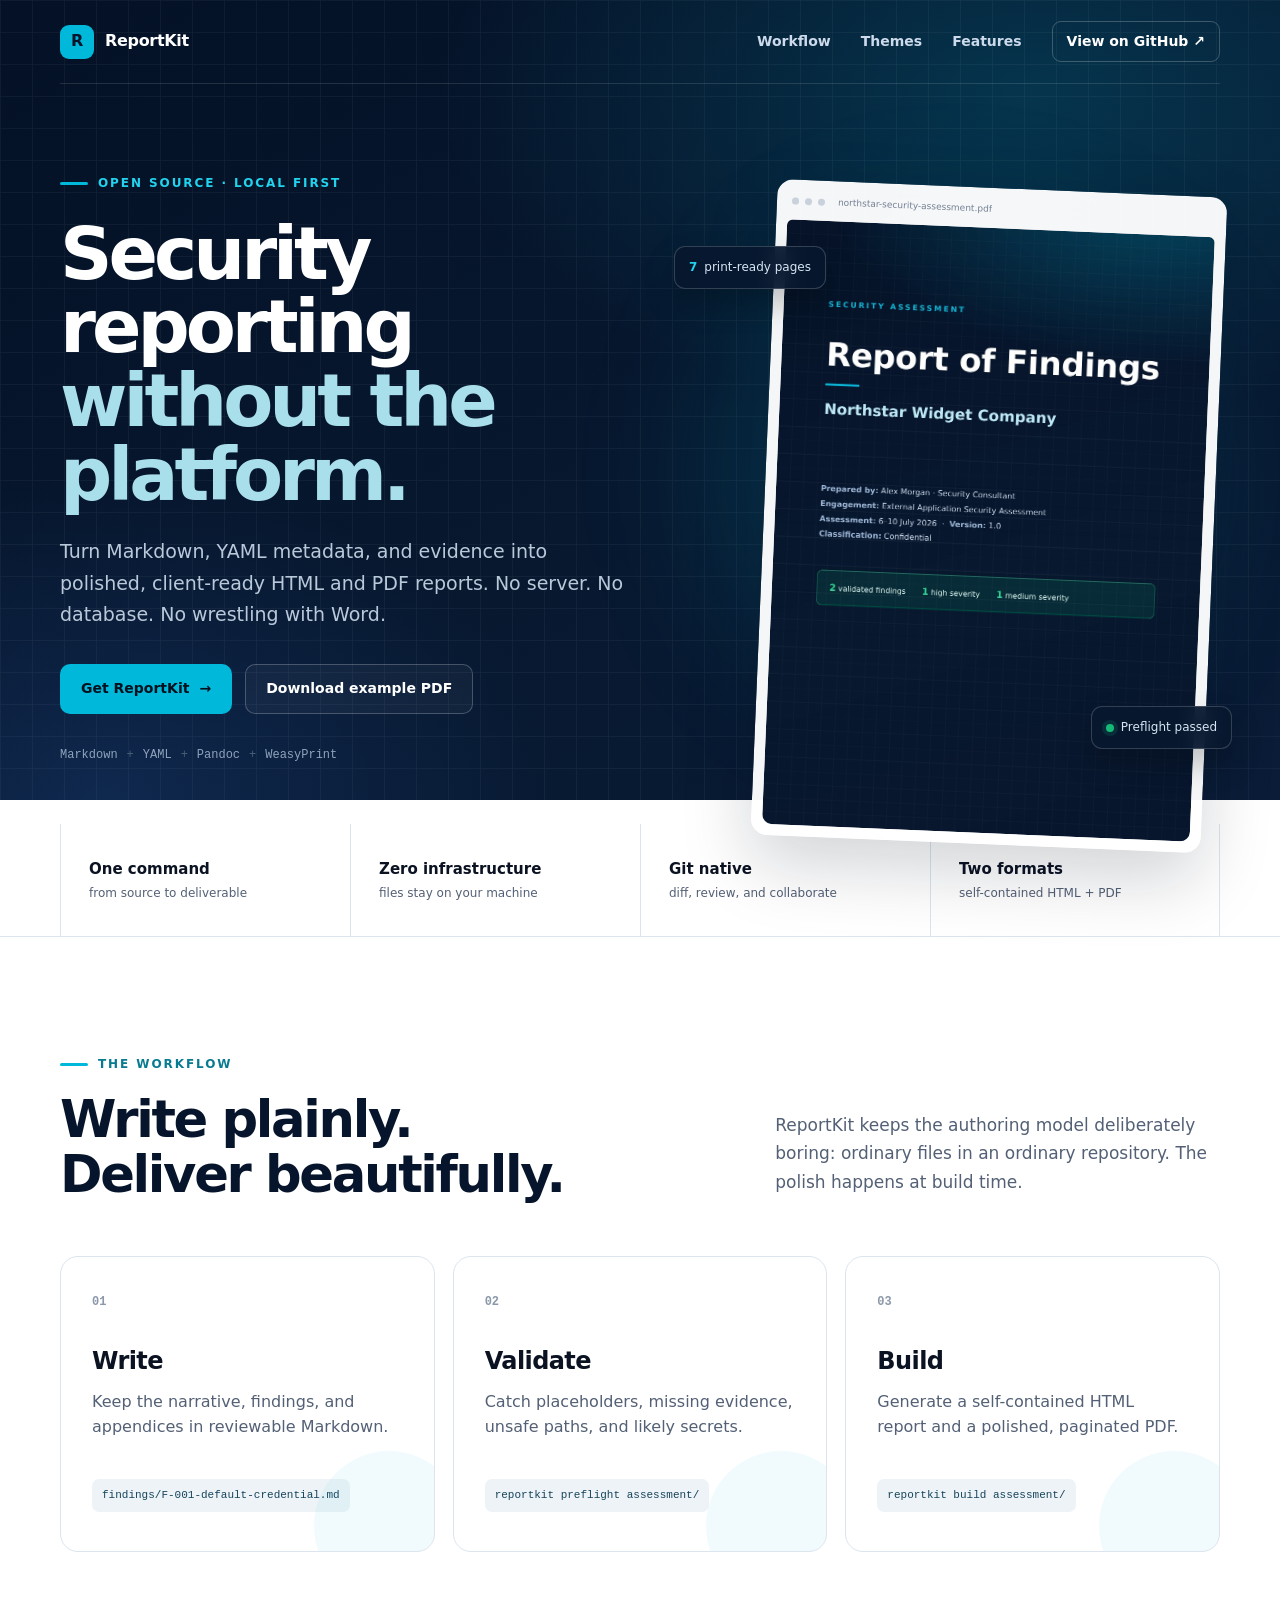
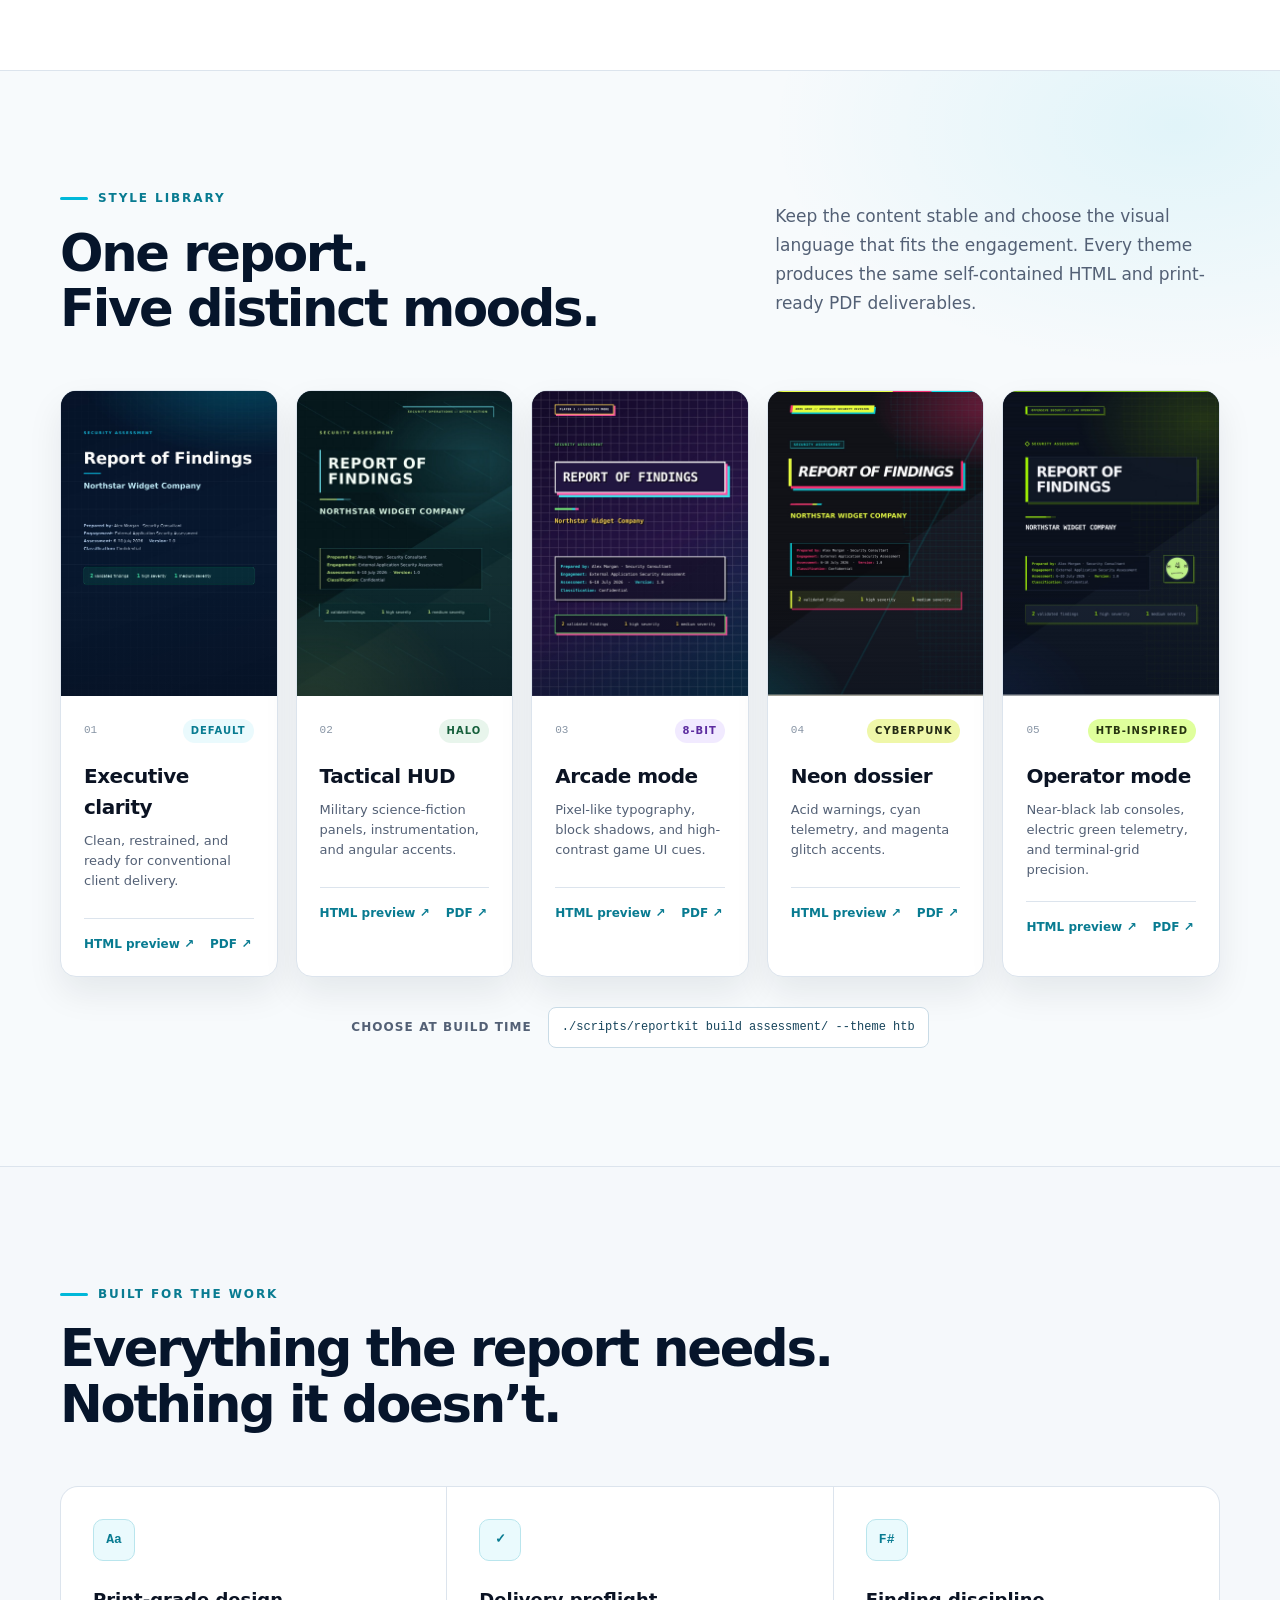
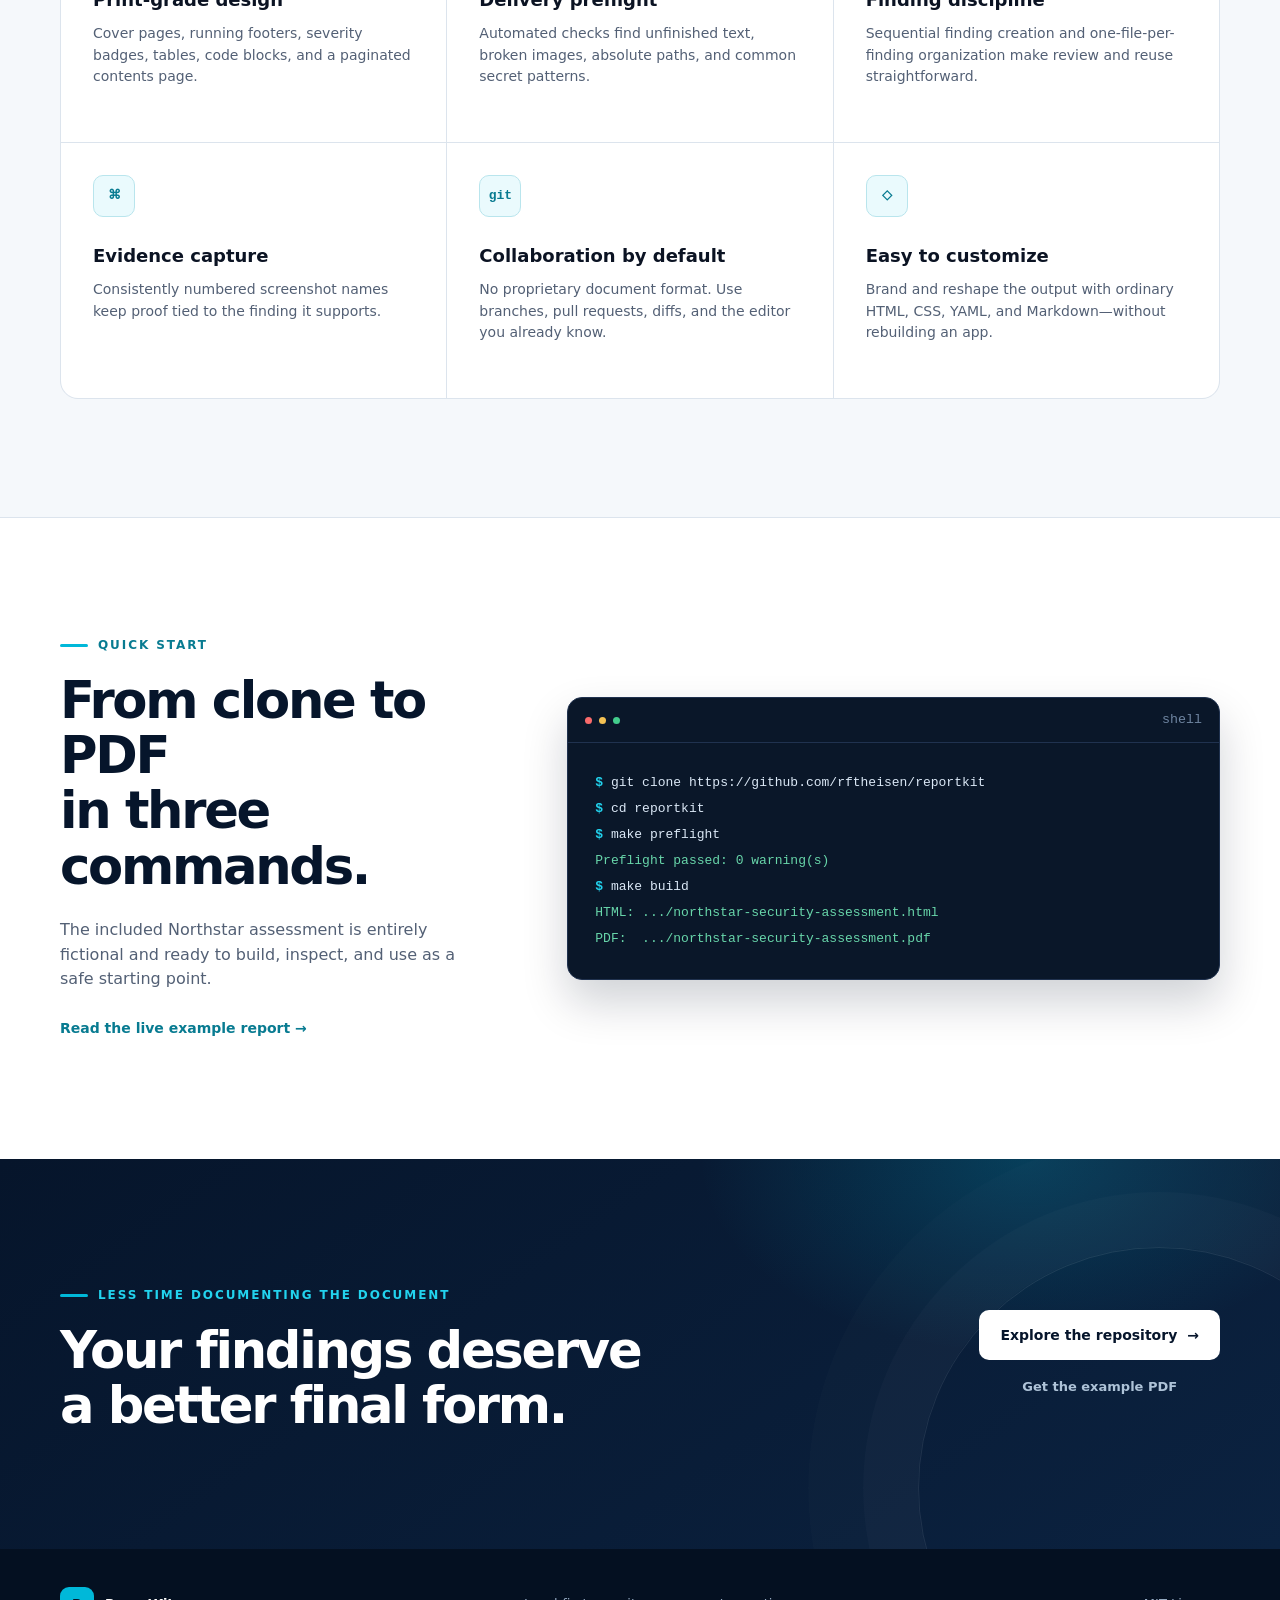
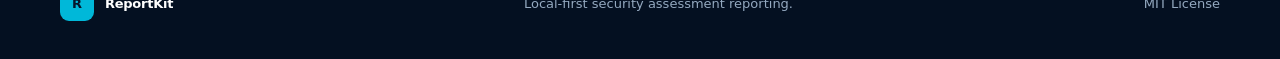
<file: site/index.html>
<!doctype html>
<html lang="en">
<head>
  <meta charset="utf-8">
  <meta name="viewport" content="width=device-width, initial-scale=1">
  <meta name="description" content="ReportKit turns Markdown, YAML metadata, and evidence into polished security assessment reports—locally, with one command.">
  <meta name="theme-color" content="#07182f">
  <meta property="og:title" content="ReportKit — Security reporting without the reporting platform">
  <meta property="og:description" content="A local-first, Git-friendly workflow for polished security assessment reports.">
  <meta property="og:type" content="website">
  <meta property="og:image" content="assets/report-cover.jpg">
  <title>ReportKit — Local-first security reporting</title>
  <link rel="icon" href="assets/mark.svg" type="image/svg+xml">
  <link rel="stylesheet" href="styles.css">
</head>
<body>
  <a class="skip-link" href="#main">Skip to content</a>

  <header class="nav-wrap">
    <nav class="nav shell" aria-label="Primary navigation">
      <a class="brand" href="#" aria-label="ReportKit home">
        <span class="brand-mark" aria-hidden="true">R</span>
        <span>ReportKit</span>
      </a>
      <div class="nav-links">
        <a href="#workflow">Workflow</a>
        <a href="#themes">Themes</a>
        <a href="#features">Features</a>
        <a class="nav-github" href="https://github.com/rftheisen/reportkit">View on GitHub <span aria-hidden="true">↗</span></a>
      </div>
    </nav>
  </header>

  <main id="main">
    <section class="hero shell">
      <div class="hero-copy">
        <div class="eyebrow"><span></span> Open source · Local first</div>
        <h1>Security reporting<br><em>without the <span>platform.</span></em></h1>
        <p class="hero-lede">
          Turn Markdown, YAML metadata, and evidence into polished,
          client-ready HTML and PDF reports. No server. No database.
          No wrestling with Word.
        </p>
        <div class="hero-actions">
          <a class="button button-primary" href="https://github.com/rftheisen/reportkit">Get ReportKit <span aria-hidden="true">→</span></a>
          <a class="button button-secondary" href="downloads/northstar-security-assessment.pdf">Download example PDF</a>
        </div>
        <div class="toolchain" aria-label="ReportKit toolchain">
          <span>Markdown</span><i aria-hidden="true">+</i>
          <span>YAML</span><i aria-hidden="true">+</i>
          <span>Pandoc</span><i aria-hidden="true">+</i>
          <span>WeasyPrint</span>
        </div>
      </div>

      <div class="report-stage" aria-label="Preview of the generated example report">
        <div class="stage-glow"></div>
        <div class="report-sheet">
          <div class="window-bar">
            <span></span><span></span><span></span>
            <small>northstar-security-assessment.pdf</small>
          </div>
          <a href="downloads/northstar-security-assessment.pdf" aria-label="Open the example PDF">
            <img src="assets/report-cover.jpg" alt="Cover of the fictional Northstar Widget Company security assessment">
          </a>
        </div>
        <div class="floating-chip chip-top"><strong>7</strong> print-ready pages</div>
        <div class="floating-chip chip-bottom"><span class="status-dot"></span> Preflight passed</div>
      </div>
    </section>

    <section class="proof-strip" aria-label="ReportKit benefits">
      <div class="shell proof-grid">
        <div><strong>One command</strong><span>from source to deliverable</span></div>
        <div><strong>Zero infrastructure</strong><span>files stay on your machine</span></div>
        <div><strong>Git native</strong><span>diff, review, and collaborate</span></div>
        <div><strong>Two formats</strong><span>self-contained HTML + PDF</span></div>
      </div>
    </section>

    <section class="section shell" id="workflow">
      <div class="section-heading">
        <div>
          <div class="eyebrow"><span></span> The workflow</div>
          <h2>Write plainly.<br>Deliver beautifully.</h2>
        </div>
        <p>
          ReportKit keeps the authoring model deliberately boring: ordinary
          files in an ordinary repository. The polish happens at build time.
        </p>
      </div>

      <div class="workflow-grid">
        <article class="workflow-card">
          <span class="step">01</span>
          <h3>Write</h3>
          <p>Keep the narrative, findings, and appendices in reviewable Markdown.</p>
          <code>findings/F-001-default-credential.md</code>
        </article>
        <article class="workflow-card">
          <span class="step">02</span>
          <h3>Validate</h3>
          <p>Catch placeholders, missing evidence, unsafe paths, and likely secrets.</p>
          <code>reportkit preflight assessment/</code>
        </article>
        <article class="workflow-card">
          <span class="step">03</span>
          <h3>Build</h3>
          <p>Generate a self-contained HTML report and a polished, paginated PDF.</p>
          <code>reportkit build assessment/</code>
        </article>
      </div>
    </section>

    <section class="section themes-section" id="themes">
      <div class="shell">
        <div class="section-heading themes-heading">
          <div>
            <div class="eyebrow"><span></span> Style library</div>
            <h2>One report.<br>Five distinct moods.</h2>
          </div>
          <p>
            Keep the content stable and choose the visual language that fits
            the engagement. Every theme produces the same self-contained HTML
            and print-ready PDF deliverables.
          </p>
        </div>

        <div class="theme-grid">
          <article class="theme-card theme-default">
            <a class="theme-preview" href="downloads/northstar-security-assessment.html">
              <img src="assets/report-cover.jpg" alt="Default ReportKit report cover">
            </a>
            <div class="theme-card-body">
              <div><span class="theme-number">01</span><span class="theme-label">Default</span></div>
              <h3>Executive clarity</h3>
              <p>Clean, restrained, and ready for conventional client delivery.</p>
              <div class="theme-links">
                <a href="downloads/northstar-security-assessment.html">HTML preview</a>
                <a href="downloads/northstar-security-assessment.pdf">PDF</a>
              </div>
            </div>
          </article>

          <article class="theme-card theme-halo">
            <a class="theme-preview" href="downloads/northstar-security-assessment-halo.html">
              <img src="assets/report-cover-halo.jpg" alt="Military science-fiction HUD report cover">
            </a>
            <div class="theme-card-body">
              <div><span class="theme-number">02</span><span class="theme-label">Halo</span></div>
              <h3>Tactical HUD</h3>
              <p>Military science-fiction panels, instrumentation, and angular accents.</p>
              <div class="theme-links">
                <a href="downloads/northstar-security-assessment-halo.html">HTML preview</a>
                <a href="downloads/northstar-security-assessment-halo.pdf">PDF</a>
              </div>
            </div>
          </article>

          <article class="theme-card theme-eight-bit">
            <a class="theme-preview" href="downloads/northstar-security-assessment-eight-bit.html">
              <img src="assets/report-cover-eight-bit.jpg" alt="Colorful 8-bit game report cover">
            </a>
            <div class="theme-card-body">
              <div><span class="theme-number">03</span><span class="theme-label">8-bit</span></div>
              <h3>Arcade mode</h3>
              <p>Pixel-like typography, block shadows, and high-contrast game UI cues.</p>
              <div class="theme-links">
                <a href="downloads/northstar-security-assessment-eight-bit.html">HTML preview</a>
                <a href="downloads/northstar-security-assessment-eight-bit.pdf">PDF</a>
              </div>
            </div>
          </article>

          <article class="theme-card theme-cyberpunk">
            <a class="theme-preview" href="downloads/northstar-security-assessment-cyberpunk.html">
              <img src="assets/report-cover-cyberpunk.jpg" alt="Neon-dystopian cyberpunk report cover">
            </a>
            <div class="theme-card-body">
              <div><span class="theme-number">04</span><span class="theme-label">Cyberpunk</span></div>
              <h3>Neon dossier</h3>
              <p>Acid warnings, cyan telemetry, and magenta glitch accents.</p>
              <div class="theme-links">
                <a href="downloads/northstar-security-assessment-cyberpunk.html">HTML preview</a>
                <a href="downloads/northstar-security-assessment-cyberpunk.pdf">PDF</a>
              </div>
            </div>
          </article>

          <article class="theme-card theme-htb">
            <a class="theme-preview" href="downloads/northstar-security-assessment-htb.html">
              <img src="assets/report-cover-htb.jpg" alt="Dark offensive-security lab report cover">
            </a>
            <div class="theme-card-body">
              <div><span class="theme-number">05</span><span class="theme-label">HTB-inspired</span></div>
              <h3>Operator mode</h3>
              <p>Near-black lab consoles, electric green telemetry, and terminal-grid precision.</p>
              <div class="theme-links">
                <a href="downloads/northstar-security-assessment-htb.html">HTML preview</a>
                <a href="downloads/northstar-security-assessment-htb.pdf">PDF</a>
              </div>
            </div>
          </article>
        </div>

        <div class="theme-command">
          <span>Choose at build time</span>
          <code>./scripts/reportkit build assessment/ --theme htb</code>
        </div>
      </div>
    </section>

    <section class="section features-section" id="features">
      <div class="shell">
        <div class="section-heading compact">
          <div>
            <div class="eyebrow"><span></span> Built for the work</div>
            <h2>Everything the report needs.<br>Nothing it doesn’t.</h2>
          </div>
        </div>

        <div class="features-grid">
          <article>
            <span class="feature-icon">Aa</span>
            <h3>Print-grade design</h3>
            <p>Cover pages, running footers, severity badges, tables, code blocks, and a paginated contents page.</p>
          </article>
          <article>
            <span class="feature-icon">✓</span>
            <h3>Delivery preflight</h3>
            <p>Automated checks find unfinished text, broken images, absolute paths, and common secret patterns.</p>
          </article>
          <article>
            <span class="feature-icon">F#</span>
            <h3>Finding discipline</h3>
            <p>Sequential finding creation and one-file-per-finding organization make review and reuse straightforward.</p>
          </article>
          <article>
            <span class="feature-icon">⌘</span>
            <h3>Evidence capture</h3>
            <p>Consistently numbered screenshot names keep proof tied to the finding it supports.</p>
          </article>
          <article>
            <span class="feature-icon">git</span>
            <h3>Collaboration by default</h3>
            <p>No proprietary document format. Use branches, pull requests, diffs, and the editor you already know.</p>
          </article>
          <article>
            <span class="feature-icon">◇</span>
            <h3>Easy to customize</h3>
            <p>Brand and reshape the output with ordinary HTML, CSS, YAML, and Markdown—without rebuilding an app.</p>
          </article>
        </div>
      </div>
    </section>

    <section class="section shell quickstart">
      <div class="quickstart-copy">
        <div class="eyebrow"><span></span> Quick start</div>
        <h2>From clone to PDF<br>in three commands.</h2>
        <p>
          The included Northstar assessment is entirely fictional and ready
          to build, inspect, and use as a safe starting point.
        </p>
        <a class="text-link" href="downloads/northstar-security-assessment.html">Read the live example report <span aria-hidden="true">→</span></a>
      </div>
      <div class="terminal" aria-label="Terminal commands">
        <div class="terminal-bar">
          <span></span><span></span><span></span>
          <small>shell</small>
        </div>
        <pre><code><b>$</b> git clone https://github.com/rftheisen/reportkit
<b>$</b> cd reportkit
<b>$</b> make preflight
<span>Preflight passed: 0 warning(s)</span>
<b>$</b> make build
<span>HTML: .../northstar-security-assessment.html
PDF:  .../northstar-security-assessment.pdf</span></code></pre>
      </div>
    </section>

    <section class="cta-wrap">
      <div class="cta shell">
        <div>
          <p class="eyebrow light"><span></span> Less time documenting the document</p>
          <h2>Your findings deserve<br>a better final form.</h2>
        </div>
        <div class="cta-actions">
          <a class="button button-light" href="https://github.com/rftheisen/reportkit">Explore the repository <span aria-hidden="true">→</span></a>
          <a href="downloads/northstar-security-assessment.pdf">Get the example PDF</a>
        </div>
      </div>
    </section>
  </main>

  <footer>
    <div class="shell footer-inner">
      <a class="brand" href="#">
        <span class="brand-mark" aria-hidden="true">R</span>
        <span>ReportKit</span>
      </a>
      <p>Local-first security assessment reporting.</p>
      <a href="https://github.com/rftheisen/reportkit/blob/main/LICENSE">MIT License</a>
    </div>
  </footer>
</body>
</html>
</file>
<file: site/styles.css>
:root {
  --ink: #0b1323;
  --muted: #536075;
  --line: #dce4ed;
  --panel: #f5f8fb;
  --navy: #06152b;
  --navy-2: #0c2444;
  --cyan: #00b8d9;
  --cyan-bright: #22d3ee;
  --green: #17b978;
  --white: #fff;
  --shadow: 0 28px 70px rgba(3, 15, 35, .18);
  --radius: 18px;
}

* { box-sizing: border-box; }

html {
  scroll-behavior: smooth;
  scroll-padding-top: 90px;
}

body {
  margin: 0;
  background: var(--white);
  color: var(--ink);
  font-family: Inter, ui-sans-serif, system-ui, -apple-system, BlinkMacSystemFont, "Segoe UI", sans-serif;
  line-height: 1.55;
  -webkit-font-smoothing: antialiased;
}

a { color: inherit; }

.shell {
  width: min(1160px, calc(100% - 48px));
  margin-inline: auto;
}

.skip-link {
  position: fixed;
  top: 8px;
  left: 8px;
  z-index: 100;
  padding: 10px 16px;
  border-radius: 8px;
  background: var(--white);
  color: var(--navy);
  transform: translateY(-150%);
}

.skip-link:focus { transform: translateY(0); }

.nav-wrap {
  position: absolute;
  z-index: 20;
  top: 0;
  right: 0;
  left: 0;
  color: var(--white);
}

.nav {
  display: flex;
  align-items: center;
  justify-content: space-between;
  height: 84px;
  border-bottom: 1px solid rgba(255,255,255,.12);
}

.brand {
  display: inline-flex;
  align-items: center;
  gap: 11px;
  font-weight: 760;
  letter-spacing: -.02em;
  text-decoration: none;
}

.brand-mark {
  display: grid;
  width: 34px;
  height: 34px;
  place-items: center;
  border-radius: 9px;
  background: var(--cyan);
  color: var(--navy);
  font-weight: 900;
}

.nav-links {
  display: flex;
  align-items: center;
  gap: 30px;
  font-size: 14px;
  font-weight: 650;
}

.nav-links a {
  color: #ccdaeb;
  text-decoration: none;
}

.nav-links a:hover { color: var(--white); }

.nav-links .nav-github {
  padding: 9px 14px;
  border: 1px solid rgba(255,255,255,.22);
  border-radius: 9px;
  color: var(--white);
}

.hero {
  display: grid;
  min-height: 800px;
  padding-top: 174px;
  grid-template-columns: 1.04fr .96fr;
  gap: 64px;
  color: var(--white);
}

.hero-copy { min-width: 0; }

main {
  overflow: hidden;
}

.hero::before {
  position: absolute;
  z-index: -2;
  top: 0;
  right: 0;
  left: 0;
  height: 800px;
  background:
    radial-gradient(900px 500px at 80% 12%, rgba(0,184,217,.19), transparent 65%),
    radial-gradient(700px 500px at 8% 100%, rgba(45,98,189,.22), transparent 65%),
    linear-gradient(150deg, #041126 0%, #07182f 56%, #0a1c37 100%);
  content: "";
}

.hero::after {
  position: absolute;
  z-index: -1;
  top: 0;
  right: 0;
  left: 0;
  height: 800px;
  opacity: .06;
  background-image:
    linear-gradient(rgba(255,255,255,.7) 1px, transparent 1px),
    linear-gradient(90deg, rgba(255,255,255,.7) 1px, transparent 1px);
  background-size: 32px 32px;
  content: "";
}

.eyebrow {
  display: flex;
  align-items: center;
  gap: 10px;
  color: #087b91;
  font-size: 12px;
  font-weight: 800;
  letter-spacing: .16em;
  text-transform: uppercase;
}

.eyebrow span {
  width: 28px;
  height: 3px;
  border-radius: 99px;
  background: var(--cyan);
}

.hero .eyebrow { color: var(--cyan-bright); }

.hero h1 {
  margin: 24px 0 25px;
  font-size: clamp(48px, 5.7vw, 76px);
  letter-spacing: -.055em;
  line-height: 1.01;
}

.hero h1 em {
  color: #a8dfea;
  font-style: normal;
}

.hero-lede {
  max-width: 620px;
  margin: 0;
  color: #b9c9da;
  font-size: 19px;
  line-height: 1.65;
}

.hero-actions {
  display: flex;
  flex-wrap: wrap;
  gap: 13px;
  margin-top: 34px;
}

.button {
  display: inline-flex;
  align-items: center;
  justify-content: center;
  gap: 10px;
  min-height: 50px;
  padding: 0 20px;
  border: 1px solid transparent;
  border-radius: 10px;
  font-size: 14px;
  font-weight: 750;
  text-decoration: none;
  transition: transform .2s ease, background .2s ease, border-color .2s ease;
}

.button:hover { transform: translateY(-2px); }

.button-primary {
  background: var(--cyan);
  color: #03111f;
}

.button-primary:hover { background: var(--cyan-bright); }

.button-secondary {
  border-color: rgba(255,255,255,.22);
  background: rgba(255,255,255,.04);
  color: var(--white);
}

.button-secondary:hover {
  border-color: rgba(255,255,255,.4);
  background: rgba(255,255,255,.08);
}

.toolchain {
  display: flex;
  flex-wrap: wrap;
  align-items: center;
  gap: 9px;
  margin-top: 32px;
  color: #8ea3bb;
  font-family: ui-monospace, SFMono-Regular, Menlo, monospace;
  font-size: 12px;
}

.toolchain i {
  color: #486079;
  font-style: normal;
}

.report-stage {
  position: relative;
  align-self: end;
  height: 650px;
}

.stage-glow {
  position: absolute;
  top: 10%;
  left: 5%;
  width: 90%;
  height: 72%;
  border-radius: 50%;
  background: rgba(0,184,217,.16);
  filter: blur(70px);
}

.report-sheet {
  position: absolute;
  top: 14px;
  right: 6px;
  width: min(450px, 90%);
  padding: 10px;
  border: 1px solid rgba(255,255,255,.18);
  border-radius: 16px;
  background: rgba(255,255,255,.96);
  box-shadow: var(--shadow);
  transform: rotate(2.4deg);
}

.report-sheet img {
  display: block;
  width: 100%;
  border-radius: 6px 6px 10px 10px;
}

.window-bar {
  display: flex;
  align-items: center;
  gap: 6px;
  height: 29px;
  padding: 0 4px 8px;
}

.window-bar span,
.terminal-bar span {
  width: 7px;
  height: 7px;
  border-radius: 50%;
  background: #c8d1dc;
}

.window-bar small {
  margin-left: 7px;
  overflow: hidden;
  color: #758195;
  font-size: 9px;
  text-overflow: ellipsis;
  white-space: nowrap;
}

.floating-chip {
  position: absolute;
  z-index: 3;
  display: flex;
  align-items: center;
  gap: 7px;
  padding: 11px 14px;
  border: 1px solid rgba(255,255,255,.18);
  border-radius: 11px;
  background: rgba(7,24,47,.91);
  box-shadow: 0 15px 30px rgba(0,0,0,.22);
  color: #d8e6f4;
  font-size: 12px;
  backdrop-filter: blur(10px);
}

.floating-chip strong { color: var(--cyan-bright); }
.chip-top { top: 72px; left: -20px; }
.chip-bottom { right: -12px; bottom: 75px; }

.status-dot {
  width: 8px;
  height: 8px;
  border-radius: 50%;
  background: var(--green);
  box-shadow: 0 0 0 4px rgba(23,185,120,.15);
}

.proof-strip {
  border-bottom: 1px solid var(--line);
  background: var(--white);
}

.proof-grid {
  display: grid;
  grid-template-columns: repeat(4, 1fr);
}

.proof-grid div {
  display: flex;
  min-height: 112px;
  padding: 26px 28px;
  flex-direction: column;
  justify-content: center;
  border-left: 1px solid var(--line);
}

.proof-grid div:last-child { border-right: 1px solid var(--line); }
.proof-grid strong { font-size: 15px; }
.proof-grid span { margin-top: 3px; color: var(--muted); font-size: 12px; }

.section { padding-block: 118px; }

.section-heading {
  display: grid;
  align-items: end;
  margin-bottom: 54px;
  grid-template-columns: 1fr .7fr;
  gap: 80px;
}

.section-heading.compact { grid-template-columns: 1fr; }

.section-heading h2,
.quickstart h2,
.cta h2 {
  margin: 18px 0 0;
  color: var(--navy);
  font-size: clamp(38px, 4vw, 54px);
  letter-spacing: -.045em;
  line-height: 1.08;
}

.section-heading > p {
  margin: 0 0 5px;
  color: var(--muted);
  font-size: 17px;
  line-height: 1.7;
}

.workflow-grid {
  display: grid;
  grid-template-columns: repeat(3, 1fr);
  gap: 18px;
}

.workflow-card {
  position: relative;
  min-height: 280px;
  padding: 31px;
  overflow: hidden;
  border: 1px solid var(--line);
  border-radius: var(--radius);
  background: var(--white);
}

.workflow-card::after {
  position: absolute;
  right: -30px;
  bottom: -50px;
  width: 150px;
  height: 150px;
  border-radius: 50%;
  background: rgba(0,184,217,.055);
  content: "";
}

.step {
  color: #8b98a9;
  font-family: ui-monospace, SFMono-Regular, Menlo, monospace;
  font-size: 12px;
  font-weight: 700;
}

.workflow-card h3 {
  margin: 30px 0 10px;
  font-size: 24px;
  letter-spacing: -.025em;
}

.workflow-card p {
  min-height: 67px;
  margin: 0 0 22px;
  color: var(--muted);
}

.workflow-card code {
  display: inline-block;
  max-width: 100%;
  padding: 8px 10px;
  overflow: hidden;
  border-radius: 7px;
  background: #edf3f7;
  color: #16445b;
  font-size: 11px;
  text-overflow: ellipsis;
  white-space: nowrap;
}

.themes-section {
  position: relative;
  border-top: 1px solid var(--line);
  background:
    radial-gradient(600px 360px at 92% 5%, rgba(0,184,217,.09), transparent 68%),
    #f7fafc;
}

.themes-heading { align-items: center; }

.theme-grid {
  display: grid;
  grid-template-columns: repeat(5, 1fr);
  gap: 18px;
}

.theme-card {
  overflow: hidden;
  border: 1px solid var(--line);
  border-radius: 16px;
  background: var(--white);
  box-shadow: 0 16px 35px rgba(5,21,43,.08);
  transition: transform .2s ease, box-shadow .2s ease;
}

.theme-card:hover {
  box-shadow: 0 24px 44px rgba(5,21,43,.14);
  transform: translateY(-5px);
}

.theme-preview {
  position: relative;
  display: block;
  height: 305px;
  overflow: hidden;
  background: #0a1729;
}

.theme-preview::after {
  position: absolute;
  right: 0;
  bottom: 0;
  left: 0;
  height: 40%;
  background: linear-gradient(transparent, rgba(4,12,25,.33));
  content: "";
  pointer-events: none;
}

.theme-preview img {
  display: block;
  width: 100%;
  height: 100%;
  object-fit: cover;
  object-position: top center;
  transition: transform .35s ease;
}

.theme-card:hover .theme-preview img { transform: scale(1.025); }

.theme-card-body { padding: 23px; }

.theme-card-body > div:first-child {
  display: flex;
  align-items: center;
  justify-content: space-between;
}

.theme-number {
  color: #8895a5;
  font-family: ui-monospace, SFMono-Regular, Menlo, monospace;
  font-size: 11px;
}

.theme-label {
  padding: 4px 8px;
  border-radius: 99px;
  background: #eafafd;
  color: #087b91;
  font-size: 10px;
  font-weight: 800;
  letter-spacing: .1em;
  text-transform: uppercase;
}

.theme-card h3 {
  margin: 18px 0 8px;
  font-size: 20px;
  letter-spacing: -.025em;
}

.theme-card p {
  min-height: 66px;
  margin: 0;
  color: var(--muted);
  font-size: 13px;
}

.theme-links {
  display: flex;
  gap: 16px;
  margin-top: 21px;
  padding-top: 16px;
  border-top: 1px solid var(--line);
}

.theme-links a {
  color: #087b91;
  font-size: 12px;
  font-weight: 750;
  text-decoration: none;
}

.theme-links a::after { content: " ↗"; }

.theme-halo .theme-label { background: #e8f5ec; color: #17603c; }
.theme-eight-bit .theme-label { background: #f1eaff; color: #5d2da0; }
.theme-cyberpunk .theme-label { background: #eff7a9; color: #242a14; }
.theme-htb .theme-label { background: #dfff9c; color: #263410; }

.theme-command {
  display: flex;
  align-items: center;
  justify-content: center;
  gap: 16px;
  margin-top: 30px;
  color: var(--muted);
  font-size: 12px;
}

.theme-command span {
  font-weight: 750;
  text-transform: uppercase;
  letter-spacing: .09em;
}

.theme-command code {
  padding: 10px 13px;
  border: 1px solid #c9dbe6;
  border-radius: 8px;
  background: var(--white);
  color: #16445b;
  font-size: 12px;
}

.features-section {
  border-block: 1px solid var(--line);
  background: var(--panel);
}

.features-grid {
  display: grid;
  grid-template-columns: repeat(3, 1fr);
  gap: 1px;
  overflow: hidden;
  border: 1px solid var(--line);
  border-radius: var(--radius);
  background: var(--line);
}

.features-grid article {
  min-height: 255px;
  padding: 32px;
  background: var(--white);
}

.feature-icon {
  display: grid;
  width: 42px;
  height: 42px;
  place-items: center;
  border: 1px solid #b9e5ed;
  border-radius: 10px;
  background: #eafafd;
  color: #087b91;
  font-family: ui-monospace, SFMono-Regular, Menlo, monospace;
  font-size: 13px;
  font-weight: 800;
}

.features-grid h3 {
  margin: 25px 0 9px;
  font-size: 18px;
}

.features-grid p {
  margin: 0;
  color: var(--muted);
  font-size: 14px;
}

.quickstart {
  display: grid;
  align-items: center;
  grid-template-columns: .78fr 1.22fr;
  gap: 90px;
}

.quickstart-copy > p {
  margin: 24px 0;
  color: var(--muted);
  font-size: 16px;
}

.text-link {
  color: #087b91;
  font-size: 14px;
  font-weight: 750;
  text-decoration: none;
}

.terminal {
  overflow: hidden;
  border: 1px solid #20324f;
  border-radius: 15px;
  background: #0a1729;
  box-shadow: 0 22px 45px rgba(4,18,39,.19);
}

.terminal-bar {
  display: flex;
  align-items: center;
  gap: 7px;
  height: 45px;
  padding-inline: 17px;
  border-bottom: 1px solid #20324f;
}

.terminal-bar span:nth-child(1) { background: #fa6b6b; }
.terminal-bar span:nth-child(2) { background: #f4c153; }
.terminal-bar span:nth-child(3) { background: #43cd8c; }

.terminal-bar small {
  margin-left: auto;
  color: #6f85a1;
  font-family: ui-monospace, SFMono-Regular, Menlo, monospace;
}

.terminal pre {
  margin: 0;
  padding: 27px;
  overflow-x: auto;
  color: #dbe8f6;
  font-family: ui-monospace, SFMono-Regular, Menlo, monospace;
  font-size: 13px;
  line-height: 2;
}

.terminal code { font-family: inherit; }
.terminal b { color: var(--cyan-bright); }
.terminal code span { color: #68d6aa; }

.cta-wrap {
  position: relative;
  overflow: hidden;
  background:
    radial-gradient(500px 300px at 80% 0%, rgba(0,184,217,.22), transparent 65%),
    linear-gradient(145deg, #06152b, #0b2240);
}

.cta-wrap::after {
  position: absolute;
  right: -120px;
  bottom: -180px;
  width: 480px;
  height: 480px;
  border: 1px solid rgba(255,255,255,.09);
  border-radius: 50%;
  box-shadow:
    0 0 0 55px rgba(255,255,255,.018),
    0 0 0 110px rgba(255,255,255,.012);
  content: "";
}

.cta {
  position: relative;
  z-index: 2;
  display: flex;
  min-height: 390px;
  align-items: center;
  justify-content: space-between;
  color: var(--white);
}

.cta h2 { color: var(--white); }
.eyebrow.light { color: var(--cyan-bright); }

.cta-actions {
  display: flex;
  align-items: center;
  flex-direction: column;
  gap: 17px;
}

.button-light {
  background: var(--white);
  color: var(--navy);
}

.cta-actions > a:not(.button) {
  color: #aec3d8;
  font-size: 13px;
  font-weight: 650;
  text-decoration: none;
}

footer {
  background: #041021;
  color: #94a9c0;
}

.footer-inner {
  display: flex;
  min-height: 110px;
  align-items: center;
  justify-content: space-between;
  font-size: 13px;
}

.footer-inner .brand { color: var(--white); }
.footer-inner a:last-child { text-decoration: none; }

@media (max-width: 1100px) {
  .theme-grid { grid-template-columns: repeat(3, 1fr); }
}

@media (max-width: 920px) {
  .hero {
    min-height: 1240px;
    grid-template-columns: minmax(0, 1fr);
  }

  .hero::before,
  .hero::after { height: 1240px; }

  .hero-copy { max-width: 720px; }
  .report-stage { width: min(540px, 100%); margin-inline: auto; }
  .proof-grid { grid-template-columns: repeat(2, 1fr); }
  .proof-grid div:nth-child(2) { border-right: 1px solid var(--line); }
  .section-heading { grid-template-columns: 1fr; gap: 24px; }
  .features-grid { grid-template-columns: repeat(2, 1fr); }
  .theme-grid { grid-template-columns: repeat(2, 1fr); }
  .quickstart { grid-template-columns: 1fr; gap: 50px; }
}

@media (max-width: 660px) {
  .shell { width: min(100% - 30px, 1160px); }
  .nav { gap: 12px; }
  .nav-links > a:not(.nav-github) { display: none; }
  .nav-links { gap: 0; }
  .nav-links .nav-github {
    padding-inline: 12px;
    font-size: 0;
  }
  .nav-links .nav-github::before {
    content: "GitHub";
    font-size: 13px;
  }
  .nav-links .nav-github span {
    margin-left: 5px;
    font-size: 13px;
  }
  .hero { min-height: 1100px; padding-top: 140px; gap: 30px; }
  .hero::before, .hero::after { height: 1100px; }
  .hero-copy {
    width: 100%;
    max-width: calc(100vw - 30px);
  }
  .hero h1 {
    max-width: 100%;
    font-size: 40px;
  }
  .hero h1 em span { display: block; }
  .hero-lede {
    max-width: 100%;
    font-size: 16px;
  }
  .hero-actions { align-items: stretch; flex-direction: column; }
  .toolchain { font-size: 10px; }
  .report-stage { height: 475px; }
  .report-sheet { right: 4%; width: 82%; }
  .chip-top { top: 40px; left: 0; }
  .chip-bottom { right: 0; bottom: 26px; }
  .proof-grid { grid-template-columns: 1fr; }
  .proof-grid div { min-height: 84px; border-right: 1px solid var(--line); }
  .section { padding-block: 82px; }
  .workflow-grid, .features-grid, .theme-grid { grid-template-columns: 1fr; }
  .theme-preview { height: 430px; }
  .theme-command { align-items: stretch; flex-direction: column; }
  .theme-command code { overflow-x: auto; white-space: nowrap; }
  .section-heading h2, .quickstart h2, .cta h2 { font-size: 36px; }
  .cta { min-height: 470px; align-items: flex-start; flex-direction: column; justify-content: center; gap: 45px; }
  .cta-actions { align-items: flex-start; }
  .footer-inner { padding-block: 30px; align-items: flex-start; flex-direction: column; justify-content: center; gap: 12px; }
  .footer-inner p { margin: 0; }
}

@media (prefers-reduced-motion: reduce) {
  html { scroll-behavior: auto; }
  *, *::before, *::after { transition: none !important; }
}
</file>
